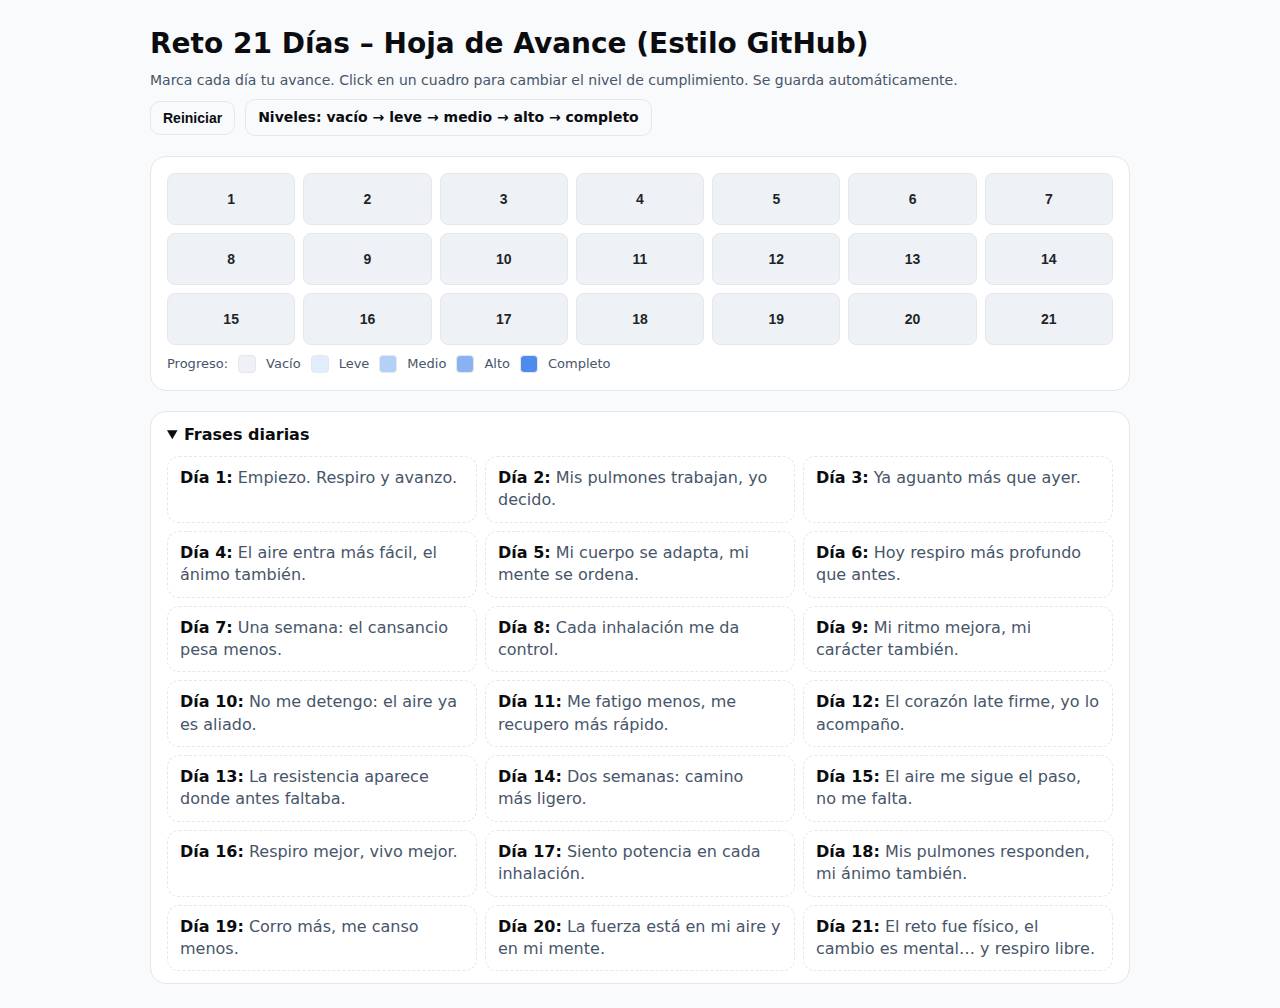
<file: index.html>
<!DOCTYPE html>
<html lang="es">
<head>
  <meta charset="utf-8" />
  <meta name="viewport" content="width=device-width, initial-scale=1" />
  
  <!-- Primary Meta Tags -->
  <title>Reto 21 Días – Hoja de Avance | Seguimiento de Ejercicio</title>
  <meta name="title" content="Reto 21 Días – Hoja de Avance | Seguimiento de Ejercicio" />
  <meta name="description" content="Aplicación web moderna para seguir tu progreso en un reto de 21 días de ejercicio. Grid interactivo, 5 niveles de progreso y frases motivacionales diarias." />
  <meta name="keywords" content="21 días, ejercicio, fitness, reto, seguimiento, progreso, motivación, rutina, hábito" />
  <meta name="author" content="yonatanvazquez" />
  <meta name="robots" content="index, follow" />
  <meta name="language" content="Spanish" />
  
  <!-- Open Graph / Facebook -->
  <meta property="og:type" content="website" />
  <meta property="og:url" content="https://yonatanvazquez.github.io/21dias/" />
  <meta property="og:title" content="Reto 21 Días – Hoja de Avance" />
  <meta property="og:description" content="Aplicación web moderna para seguir tu progreso en un reto de 21 días de ejercicio. Grid interactivo con seguimiento diario y frases motivacionales." />
  <meta property="og:image" content="https://yonatanvazquez.github.io/21dias/og-image.png" />
  <meta property="og:locale" content="es_ES" />
  <meta property="og:site_name" content="Reto 21 Días" />
  
  <!-- Twitter -->
  <meta property="twitter:card" content="summary_large_image" />
  <meta property="twitter:url" content="https://yonatanvazquez.github.io/21dias/" />
  <meta property="twitter:title" content="Reto 21 Días – Hoja de Avance" />
  <meta property="twitter:description" content="Aplicación web moderna para seguir tu progreso en un reto de 21 días de ejercicio. Grid interactivo con seguimiento diario." />
  <meta property="twitter:image" content="https://yonatanvazquez.github.io/21dias/og-image.png" />
  
  <!-- Favicon -->
  <link rel="icon" type="image/svg+xml" href="/favicon.svg" />
  <link rel="alternate icon" href="/favicon.ico" />
  
  <!-- Stylesheet -->
  <link rel="stylesheet" href="styles.css">
  
  <!-- Theme Color -->
  <meta name="theme-color" content="#1f6feb" />
  <meta name="msapplication-TileColor" content="#1f6feb" />
</head>
<body>
  <div class="wrap">
    <header>
      <h1>Reto 21 Días – Hoja de Avance (Estilo GitHub)</h1>
      <div class="subtitle">Marca cada día tu avance. Click en un cuadro para cambiar el nivel de cumplimiento. Se guarda automáticamente.</div>
      <div class="controls">
        <button id="reset">Reiniciar</button>
        <span class="pill" title="Sugerencia de uso">Niveles: vacío → leve → medio → alto → completo</span>
      </div>
    </header>

    <section class="grid-card">
      <div class="grid" id="grid" role="list" aria-label="Matriz de 21 días">
        <!-- Cells will be injected by script -->
      </div>
      <div class="legend" aria-hidden="true">
        <span>Progreso:</span>
        <span class="swatch l0" title="Vacío"></span> Vacío
        <span class="swatch l1" title="Leve"></span> Leve
        <span class="swatch l2" title="Medio"></span> Medio
        <span class="swatch l3" title="Alto"></span> Alto
        <span class="swatch l4" title="Completo"></span> Completo
      </div>
    </section>

    <details class="phrases" open>
      <summary>Frases diarias</summary>
      <div class="list" id="phrasesList"></div>
    </details>
  </div>

  <script src="script.js"></script>
</body>
</html>
</file>
<file: styles.css>
/* CSS Variables for theme colors */
:root {
  --bg: #0b0c10;
  --card: #111218;
  --ink: #e6e6e6;
  --muted: #9aa0a6;
  --grid-border: #262a33;
  --empty: #1b1f2a;
  --done1: #1f6feb22;
  --done2: #1f6feb55;
  --done3: #1f6feb88;
  --done4: #1f6febcc;
  --accent: #1f6feb;
  --ok: #22c55e;
  --warn: #eab308;
  --danger: #ef4444;
  --focus: #f59e0b;
}

/* Light mode color scheme */
@media (prefers-color-scheme: light) {
  :root {
    --bg: #f8fafc;
    --card: #ffffff;
    --ink: #0b0c10;
    --muted: #475569;
    --grid-border: #e5e7eb;
    --empty: #eef2f7;
  }
}

/* Base styles */
* {
  box-sizing: border-box;
}

body {
  margin: 0;
  padding: 24px;
  font-family: ui-sans-serif, system-ui, -apple-system, Segoe UI, Roboto, Inter, Helvetica, Arial, Apple Color Emoji, Segoe UI Emoji;
  background: var(--bg);
  color: var(--ink);
  line-height: 1.4;
}

.wrap {
  max-width: 980px;
  margin: 0 auto;
  display: grid;
  gap: 20px;
}

/* Header styles */
header {
  display: flex;
  flex-direction: column;
  gap: 8px;
}

h1 {
  margin: 0;
  font-size: clamp(20px, 2.4vw, 28px);
}

.subtitle {
  color: var(--muted);
  font-size: 14px;
}

.controls {
  display: flex;
  gap: 10px;
  flex-wrap: wrap;
  align-items: center;
}

/* Button styles */
button,
.pill {
  border: 1px solid var(--grid-border);
  background: transparent;
  color: var(--ink);
  padding: 8px 12px;
  border-radius: 10px;
  cursor: pointer;
  font-weight: 600;
  font-size: 14px;
}

button:hover {
  border-color: var(--accent);
}

/* Grid card container */
.grid-card {
  background: var(--card);
  border: 1px solid var(--grid-border);
  border-radius: 16px;
  padding: 16px;
}

/* Grid layout */
.grid {
  display: grid;
  grid-template-columns: repeat(7, 1fr);
  grid-auto-rows: 52px;
  gap: 8px;
}

/* Cell styles */
.cell {
  position: relative;
  border: 1px solid var(--grid-border);
  border-radius: 8px;
  background: var(--empty);
  display: flex;
  align-items: center;
  justify-content: center;
  user-select: none;
  transition: transform 0.05s ease, background 0.15s ease, border-color 0.15s ease;
}

.cell:focus-visible {
  outline: 2px solid var(--focus);
  outline-offset: 2px;
}

/* Cell completion levels */
.cell[data-level="1"] {
  background: var(--done1);
  border-color: #2a3342;
}

.cell[data-level="2"] {
  background: var(--done2);
  border-color: #334055;
}

.cell[data-level="3"] {
  background: var(--done3);
  border-color: #3b4a66;
}

.cell[data-level="4"] {
  background: var(--done4);
  border-color: #425577;
}

.cell .day {
  font-weight: 800;
  font-size: 14px;
  opacity: 0.9;
  pointer-events: none;
}

/* Tooltip styles */
.cell .tip {
  position: absolute;
  bottom: calc(100% + 8px);
  left: 50%;
  transform: translateX(-50%);
  background: #0b1020;
  color: #e6eefc;
  padding: 10px 12px;
  border-radius: 10px;
  border: 1px solid #21304a;
  font-size: 12px;
  width: 240px;
  box-shadow: 0 6px 22px rgba(0, 0, 0, 0.35);
  opacity: 0;
  pointer-events: none;
  transition: 0.15s ease;
  z-index: 20;
}

.cell:hover .tip {
  opacity: 1;
}

.tip .t-day {
  font-weight: 700;
  color: #9cc1ff;
}

/* Legend styles */
.legend {
  display: flex;
  align-items: center;
  gap: 10px;
  flex-wrap: wrap;
  color: var(--muted);
  font-size: 13px;
  margin-top: 10px;
}

.swatch {
  width: 18px;
  height: 18px;
  border-radius: 4px;
  border: 1px solid var(--grid-border);
}

.swatch.l0 {
  background: var(--empty);
}

.swatch.l1 {
  background: var(--done1);
}

.swatch.l2 {
  background: var(--done2);
}

.swatch.l3 {
  background: var(--done3);
}

.swatch.l4 {
  background: var(--done4);
}

/* Phrases card styles */
details.phrases {
  background: var(--card);
  border: 1px solid var(--grid-border);
  border-radius: 16px;
  padding: 12px 16px;
}

details.phrases summary {
  cursor: pointer;
  user-select: none;
  font-weight: 700;
}

.list {
  display: grid;
  gap: 8px;
  margin-top: 10px;
  grid-template-columns: repeat(auto-fit, minmax(280px, 1fr));
}

.phrase-item {
  border: 1px dashed var(--grid-border);
  border-radius: 12px;
  padding: 10px 12px;
  color: var(--muted);
}

.phrase-item b {
  color: var(--ink);
}

/* Print styles */
@media print {
  body {
    background: white;
    color: black;
    padding: 0;
  }

  .wrap {
    max-width: none;
  }

  .grid-card,
  details.phrases {
    break-inside: avoid;
  }

  .controls {
    display: none;
  }

  .cell .tip {
    display: none !important;
  }

  .subtitle {
    color: #333;
  }

  .phrase-item {
    color: #333;
    border-color: #bbb;
  }
}
</file>
